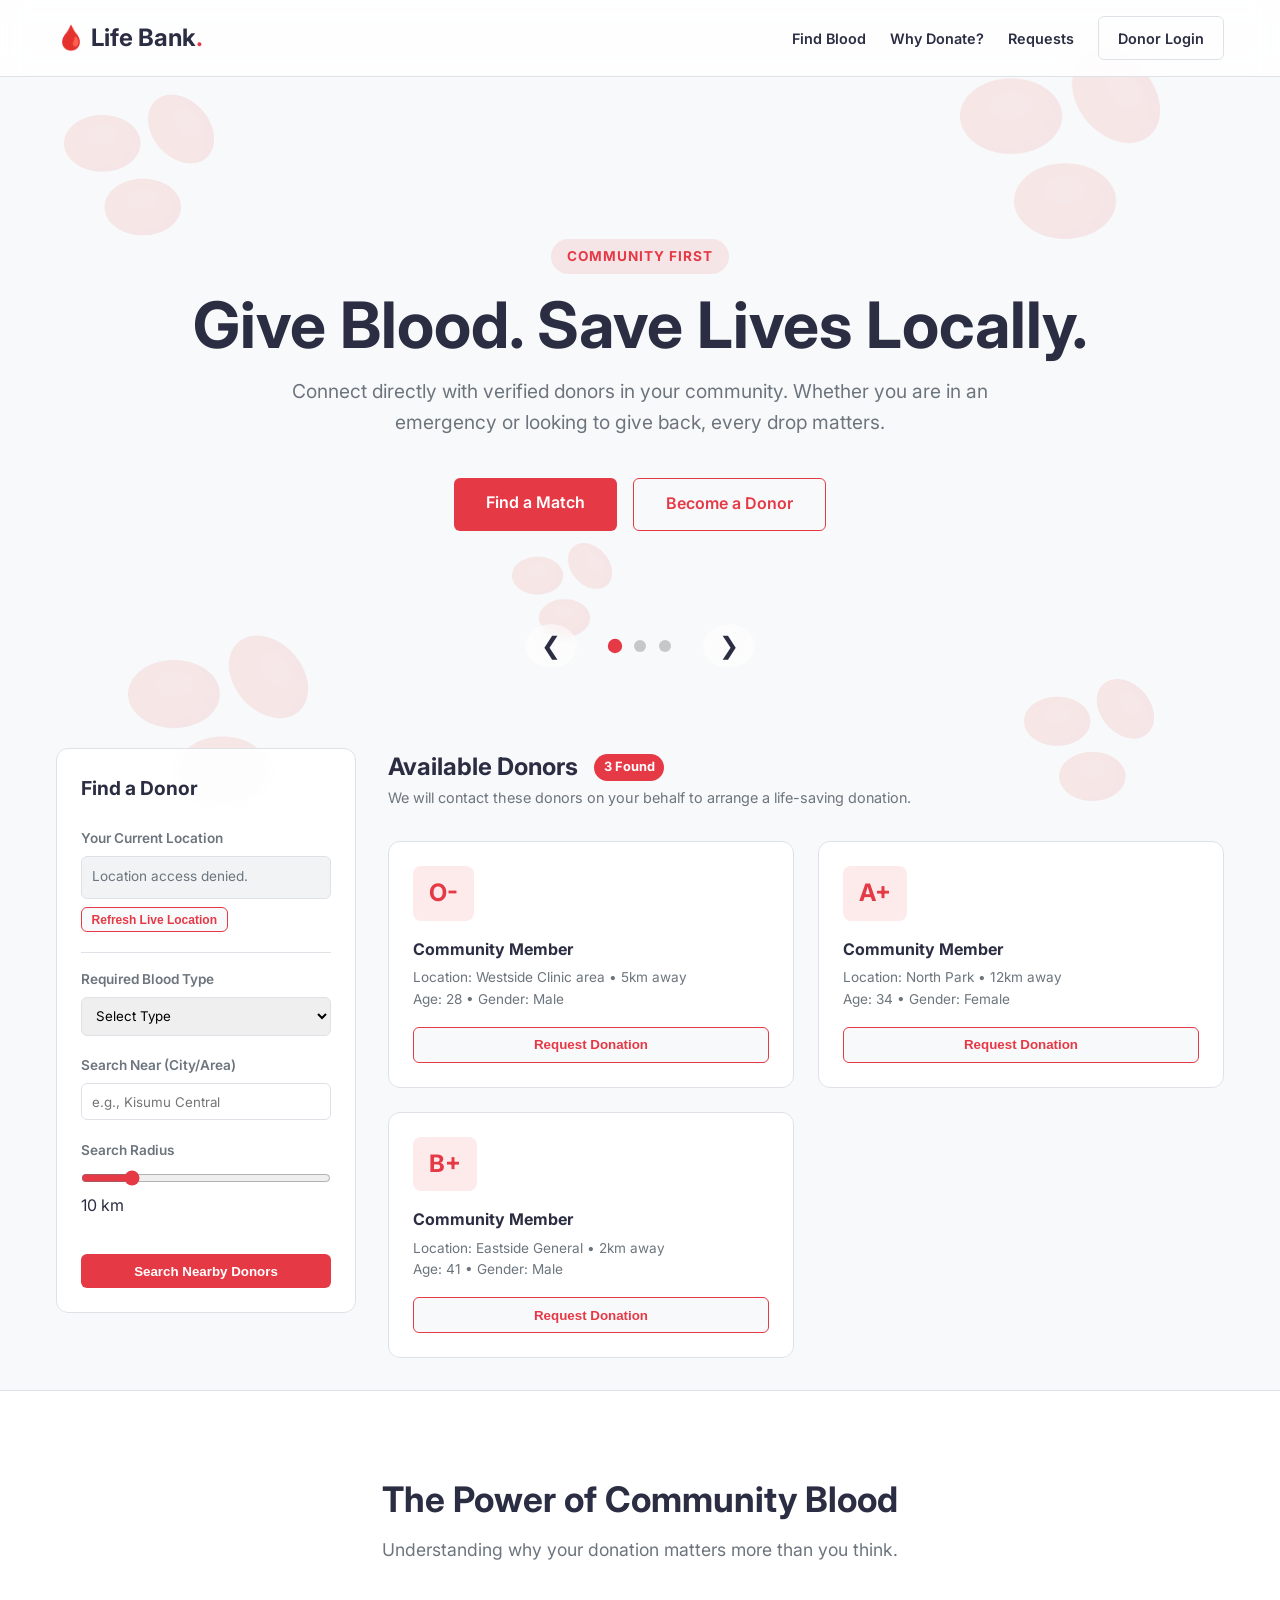
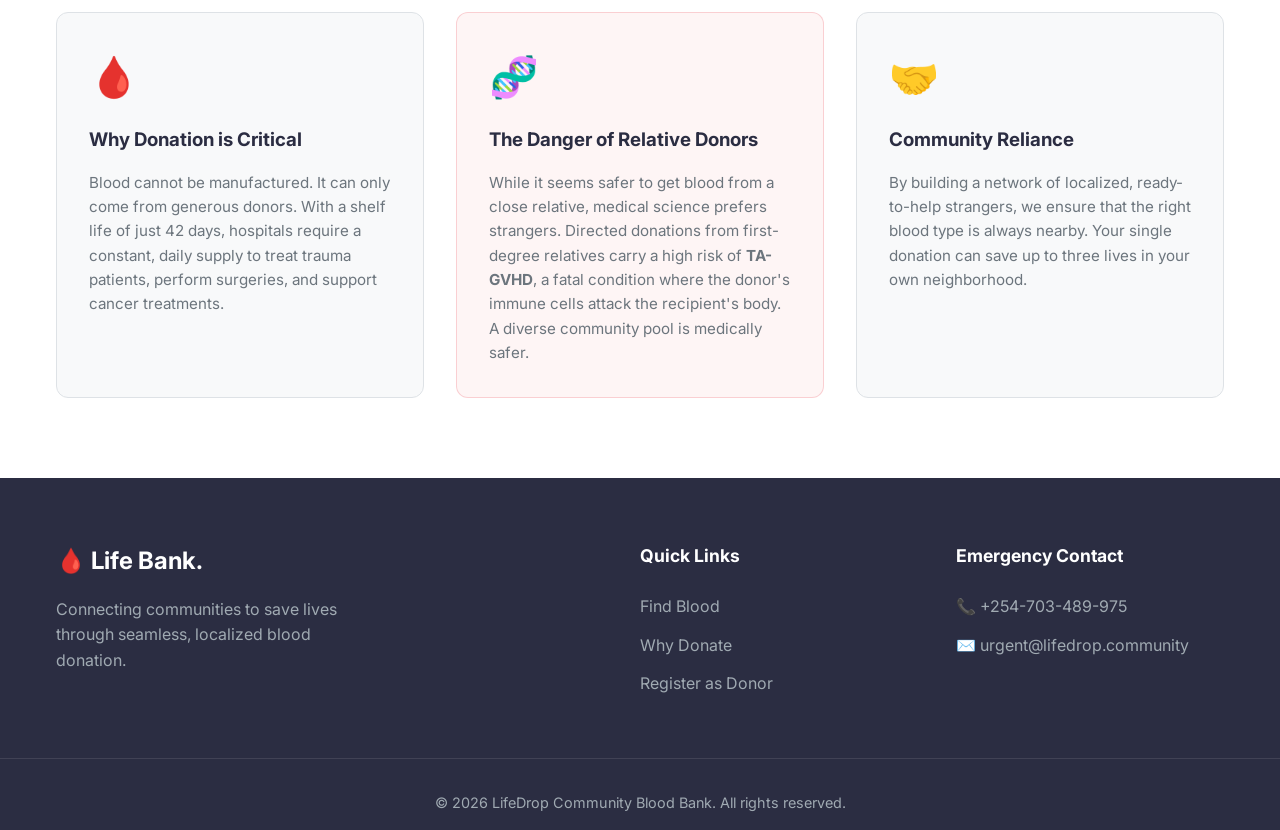
<file: index.html>
<!DOCTYPE html>
<html lang="en">
<head>
    <meta charset="UTF-8">
    <meta name="viewport" content="width=device-width, initial-scale=1.0">
    <title>Life Bank - Community Blood Bank</title>
    <link href="https://fonts.googleapis.com/css2?family=Inter:wght@300;400;600;700&display=swap" rel="stylesheet">
    <link rel="stylesheet" href="./style/style.css">
</head>
<body>

    <div class="bg-animation">
        <div class="bg-item item-1"></div>
        <div class="bg-item item-2"></div>
        <div class="bg-item item-3"></div>
        <div class="bg-item item-4"></div>
        <div class="bg-item item-5"></div>
    </div>

    <div id="login-modal" class="modal-overlay">
        <div class="modal-content">
            <h3>Login</h3>
            <form id="login-form">
                <label>Email</label>
                <input type="email" class="auth-input" required>
                <label>Password</label>
                <input type="password" class="auth-input" required>
                <div id="login-error" class="auth-error">Invalid credentials.</div>
                <button type="submit" class="btn-primary" style="width: 100%;">Login</button>
            </form>
            <p style="margin-top: 1rem; font-size: 0.9rem;">
                <a href="#" onclick="showModal('forgot-modal')">Forgot password?</a>
            </p>
        </div>
    </div>

    <nav class="navbar">
        <div class="nav-container">
            <div class="logo">🩸 Life Bank<span class="dot">.</span></div>
            
            <div class="hamburger" id="hamburger">
                <span class="bar"></span>
                <span class="bar"></span>
                <span class="bar"></span>
            </div>

            <div class="nav-links" id="nav-links">
                <a href="#dashboard">Find Blood</a>
                <a href="#learn">Why Donate?</a>
                <a href="#">Requests</a>
                <a href="auth.html" class="btn-outline">Donor Login</a>
            </div>
        </div>
    </nav>

    <header class="hero-slider">
        <div class="slide active">
            <div class="slide-content">
                <span class="slide-tag">Community First</span>
                <h1>Give Blood. Save Lives Locally.</h1>
                <p>Connect directly with verified donors in your community. Whether you are in an emergency or looking to give back, every drop matters.</p>
                <div class="hero-buttons">
                    <a href="#dashboard" class="btn-primary">Find a Match</a>
                    <a href="#" class="btn-secondary">Become a Donor</a>
                </div>
            </div>
        </div>

        <div class="slide">
            <div class="slide-content">
                <span class="slide-tag">Medical Fact</span>
                <h1>Community Blood is Safer.</h1>
                <p>Medical science prefers community donations. A diverse pool of local donors significantly reduces risks compared to relying on close relatives.</p>
                <div class="hero-buttons">
                    <a href="#learn" class="btn-outline">Understand Why</a>
                </div>
            </div>
        </div>

        <div class="slide">
            <div class="slide-content">
                <span class="slide-tag">Rapid Response</span>
                <h1>Emergency Matches in Minutes.</h1>
                <p>Time is critical. Filter donors by blood type, location, and distance to find life-saving matches near you instantly.</p>
                <div class="hero-buttons">
                    <a href="#dashboard" class="btn-primary">Search Donors Now</a>
                </div>
            </div>
        </div>

        <div class="slider-controls">
            <button class="slider-arrow prev" aria-label="Previous slide">&#10094;</button>
            <div class="slider-dots">
                <span class="dot active" onclick="currentSlide(0)"></span>
                <span class="dot" onclick="currentSlide(1)"></span>
                <span class="dot" onclick="currentSlide(2)"></span>
            </div>
            <button class="slider-arrow next" aria-label="Next slide">&#10095;</button>
        </div>
    </header>

    <main class="dashboard reveal" id="dashboard">
        <aside class="filters">
            <h3>Find a Donor</h3>
            
            <div class="filter-group">
                <label>Your Current Location</label>
                <div id="live-location" style="background: #f1f3f5; padding: 0.6rem; border-radius: 6px; font-size: 0.85rem; color: var(--text-muted); border: 1px solid var(--border);">
                    Detecting location...
                </div>
                <button type="button" class="btn-secondary" id="getLocationBtn" style="margin-top: 0.5rem; font-size: 0.75rem; padding: 0.3rem 0.6rem;">
                    Refresh Live Location
                </button>
            </div>

            <hr style="margin: 1rem 0; border: 0; border-top: 1px solid var(--border);">

            <div class="filter-group">
                <label for="blood-type">Required Blood Type</label>
                <select id="blood-type">
                    <option value="">Select Type</option>
                    <option value="A+">A+</option>
                    <option value="O-">O-</option>
                    <option value="B+">B+</option>
                    <option value="AB+">AB+</option>
                </select>
            </div>
            
            <div class="filter-group">
                <label for="donor-location">Search Near (City/Area)</label>
                <input type="text" id="donor-location" placeholder="e.g., Kisumu Central">
            </div>

            <div class="filter-group">
                <label for="distance">Search Radius</label>
                <input type="range" id="distance" min="1" max="50" value="10" oninput="distOutput.value = distance.value">
                <output id="distOutput">10</output> km
            </div>

            <button class="btn-primary" id="searchBtn">Search Nearby Donors</button>
        </aside>

        <section class="results">
            <header class="results-header">
                <h2>Available Donors <span class="badge" id="result-count">3 Found</span></h2>
                <p>We will contact these donors on your behalf to arrange a life-saving donation.</p>
            </header>
            <div class="donor-grid" id="donor-grid">
                <div class="donor-card">
                    <div class="blood-badge">O-</div>
                    <div class="donor-info">
                        <h4>Community Member</h4>
                        <p class="meta">Location: Westside Clinic area • 5km away</p>
                        <p class="meta">Age: 28 • Gender: Male</p>
                    </div>
                    <button class="btn-secondary" onclick="requestDonation('Community Member', this)">Request Donation </button>
                </div>
                <div class="donor-card">
                    <div class="blood-badge">A+</div>
                    <div class="donor-info">
                        <h4>Community Member</h4>
                        <p class="meta">Location: North Park • 12km away</p>
                        <p class="meta">Age: 34 • Gender: Female</p>
                    </div>
                    <button class="btn-secondary" onclick="requestDonation('Community Member', this)">Request Donation </button>
                </div>
                 <div class="donor-card">
                    <div class="blood-badge">B+</div>
                    <div class="donor-info">
                        <h4>Community Member</h4>
                        <p class="meta">Location: Eastside General • 2km away</p>
                        <p class="meta">Age: 41 • Gender: Male</p>
                    </div>
                    <button class="btn-secondary" onclick="requestDonation('Community Member', this)">Request Donation </button>
                </div>
            </div>
        </section>
    </main>

    <section class="education-section reveal" id="learn">
        <div class="container">
            <div class="section-header">
                <h2>The Power of Community Blood</h2>
                <p>Understanding why your donation matters more than you think.</p>
            </div>
            
            <div class="info-grid">
                <div class="info-card reveal" style="transition-delay: 0.1s;">
                    <div class="icon">🩸</div>
                    <h3>Why Donation is Critical</h3>
                    <p>Blood cannot be manufactured. It can only come from generous donors. With a shelf life of just 42 days, hospitals require a constant, daily supply to treat trauma patients, perform surgeries, and support cancer treatments.</p>
                </div>
                
                <div class="info-card highlight-card reveal" style="transition-delay: 0.2s;">
                    <div class="icon">🧬</div>
                    <h3>The Danger of Relative Donors</h3>
                    <p>While it seems safer to get blood from a close relative, medical science prefers strangers. Directed donations from first-degree relatives carry a high risk of <strong>TA-GVHD</strong>, a fatal condition where the donor's immune cells attack the recipient's body. A diverse community pool is medically safer.</p>
                </div>

                <div class="info-card reveal" style="transition-delay: 0.3s;">
                    <div class="icon">🤝</div>
                    <h3>Community Reliance</h3>
                    <p>By building a network of localized, ready-to-help strangers, we ensure that the right blood type is always nearby. Your single donation can save up to three lives in your own neighborhood.</p>
                </div>
            </div>
        </div>
    </section>

    <footer class="footer reveal">
        <div class="container footer-content">
            <div class="footer-brand">
                <h2>🩸 Life Bank<span class="dot">.</span></h2>
                <p>Connecting communities to save lives through seamless, localized blood donation.</p>
            </div>
            <div class="footer-links">
                <h4>Quick Links</h4>
                <a href="#dashboard">Find Blood</a>
                <a href="#learn">Why Donate</a>
                <a href="#">Register as Donor</a>
            </div>
            <div class="footer-contact">
                <h4>Emergency Contact</h4>
                <p>📞 +254-703-489-975</p>
                <p>✉️ urgent@lifedrop.community</p>
            </div>
        </div>
        <div class="footer-bottom">
            <p>&copy; 2026 LifeDrop Community Blood Bank. All rights reserved.</p>
        </div>
    </footer>

    <div id="toast-container"></div>
    <script src="./style/app.js"></script>
</body>
</html>
</file>
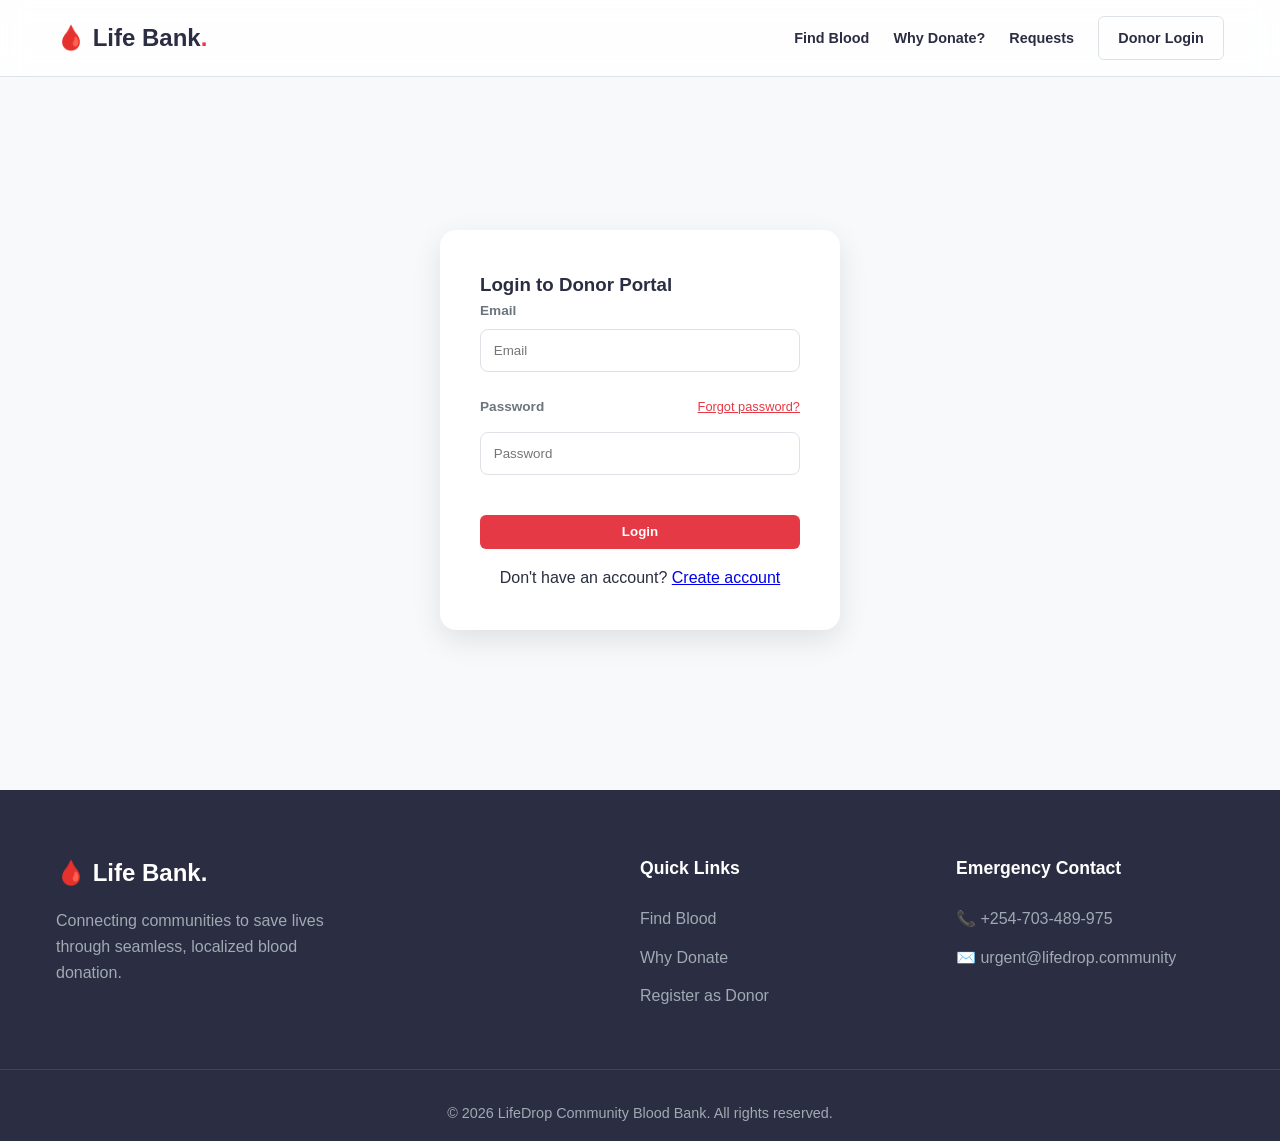
<file: auth.html>
<!DOCTYPE html>
<html lang="en">
<head>
    <meta charset="UTF-8">
    <title>Account | Life Bank</title>
    <link rel="stylesheet" href="./style/style.css">
</head>
<body>
    
    <nav class="navbar">
        <div class="nav-container">
            <div class="logo">🩸 Life Bank<span class="dot">.</span></div>
            
            <div class="hamburger" id="hamburger">
                <span class="bar"></span>
                <span class="bar"></span>
                <span class="bar"></span>
            </div>

            <div class="nav-links" id="nav-links">
                <a href="#dashboard">Find Blood</a>
                <a href="#learn">Why Donate?</a>
                <a href="#">Requests</a>
                <a href="auth.html" class="btn-outline">Donor Login</a>
            </div>
        </div>
    </nav>

    <div class="auth-wrapper">
        <div class="modal-content">
            <div id="login-view">
                <h3>Login to Donor Portal</h3>
                <form>
                    <label>Email</label>
                    <input type="email" class="auth-input" placeholder="Email" required>
                    
                    <div style="display: flex; justify-content: space-between; align-items: baseline;">
                        <label>Password</label>
                        <a href="#" onclick="showView('forgot-view')" style="font-size: 0.8rem; color: var(--primary);">Forgot password?</a>
                    </div>
                    <input type="password" class="auth-input" placeholder="Password" required>
                    
                    <div id="login-error" class="auth-error">Invalid credentials.</div>
                    <button type="submit" class="btn-primary" style="width: 100%;">Login</button>
                </form>
                <p style="text-align: center; margin-top: 1rem;">Don't have an account? <a href="#" onclick="showView('signup-view')">Create account</a></p>
            </div>

            <div id="signup-view" style="display:none;">
                <h3>Join as a Donor</h3>
                <form>
                    <input type="text" class="auth-input" placeholder="Full Name" required>
                    <input type="email" class="auth-input" placeholder="Email" required>
                    <input type="tel" class="auth-input" placeholder="Phone Number" required>
                    <input type="password" class="auth-input" placeholder="Password" required>
                    
                    <div style="margin-bottom: 1.5rem; font-size: 0.85rem;">
                        <input type="checkbox" id="terms" for="terms" required> I accept the <a href="#">Terms and Conditions </a>
                    </div>
                    
                    <button type="submit" class="btn-primary" style="width: 100%;">Register</button>
                </form>
                <p style="text-align: center; margin-top: 1rem;"><a href="#" onclick="showView('login-view')">Back to Login</a></p>
            </div>

            <div id="forgot-view" style="display:none;">
                <h3>Reset Password</h3>
                <p style="font-size: 0.85rem; color: var(--text-muted);">Enter your email to receive a reset link.</p>
                <input type="email" class="auth-input" placeholder="Email">
                <button class="btn-primary" style="width: 100%;">Send Reset Link</button>
                <p><a href="#" onclick="showView('login-view')">Back to Login</a></p>
            </div>
        </div>
    </div>

    <footer class="footer reveal">
        <div class="container footer-content">
            <div class="footer-brand">
                <h2>🩸 Life Bank<span class="dot">.</span></h2>
                <p>Connecting communities to save lives through seamless, localized blood donation.</p>
            </div>
            <div class="footer-links">
                <h4>Quick Links</h4>
                <a href="#dashboard">Find Blood</a>
                <a href="#learn">Why Donate</a>
                <a href="#">Register as Donor</a>
            </div>
            <div class="footer-contact">
                <h4>Emergency Contact</h4>
                <p>📞 +254-703-489-975</p>
                <p>✉️ urgent@lifedrop.community</p>
            </div>
        </div>
        <div class="footer-bottom">
            <p>&copy; 2026 LifeDrop Community Blood Bank. All rights reserved.</p>
        </div>
    </footer>

    <script src="./style/app.js"> </script>
</body>
</html>
</file>
<file: style/style.css>
/* --- Base Variables & Setup --- */
        :root {
            --primary: #e63946; 
            --primary-hover: #d62828;
            --bg-light: #f8f9fa;
            --text-main: #2b2d42;
            --text-muted: #6c757d;
            --border: #dee2e6;
            --card-bg: #ffffff;
        }

        * {
            box-sizing: border-box;
            margin: 0;
            padding: 0;
        }

        html {
            scroll-behavior: smooth;
            scroll-padding-top: 80px; 
        }

        body {
            font-family: 'Inter', sans-serif;
            background-color: var(--bg-light);
            color: var(--text-main);
            line-height: 1.6;
            padding-top: 70px; 
            position: relative;
            overflow-x: hidden;
        }

        /* --- Animated Background --- */
        /* --- Background Animation using your Image --- */
        .bg-animation {
            position: fixed;
            top: 0;
            left: 0;
            width: 100vw;
            height: 100vh;
            z-index: -1; 
            overflow: hidden;
            pointer-events: none; 
            background-color: var(--bg-light);
        }

        .bg-item {
            position: absolute;
            width: 120px; /* Adjust size as needed */
            height: 120px;
            background-image: url('../img/blood_2309152.png');
            background-size: contain;
            z-index: 0;
            background-repeat: no-repeat;
            opacity: 0.1; /* Keeps it subtle */
            animation: float linear infinite;
        }

        /* Positioning the instances */
        .item-1 { width: 150px; height: 150px; left: 5%; top: 10%; animation-duration: 30s; }
        .item-2 { width: 200px; height: 200px; left: 75%; top: 5%; animation-duration: 40s; animation-direction: reverse; }
        .item-3 { width: 100px; height: 100px; left: 40%; top: 60%; animation-duration: 25s; }
        .item-4 { width: 180px; height: 180px; left: 10%; top: 70%; animation-duration: 35s; }
        .item-5 { width: 130px; height: 130px; left: 80%; top: 75%; animation-duration: 28s; }

        @keyframes float {
            0% { transform: translateY(0) rotate(0deg); }
            50% { transform: translateY(-50px) rotate(180deg); }
            100% { transform: translateY(0) rotate(360deg); }
        }

        .c1 { width: 120px; height: 120px; left: 10%; top: 20%; animation-duration: 25s; }
        .c2 { width: 180px; height: 160px; left: 80%; top: 15%; animation-duration: 35s; animation-direction: reverse; }
        .c3 { width: 90px; height: 90px; left: 50%; top: 70%; animation-duration: 28s; }
        .p1 { width: 200px; height: 180px; left: -5%; top: 60%; animation-duration: 40s; }
        .p2 { width: 150px; height: 160px; left: 85%; top: 80%; animation-duration: 32s; }

        @keyframes float {
            0% { transform: translateY(0) rotate(0deg) scale(1); }
            33% { transform: translateY(-30px) rotate(120deg) scale(1.05); }
            66% { transform: translateY(20px) rotate(240deg) scale(0.95); }
            100% { transform: translateY(0) rotate(360deg) scale(1); }
        }

        /* --- Global Alignment Container --- */
        .container { 
            max-width: 1200px; 
            margin: 0 auto; 
            padding: 0 1rem; 
        }

        /* --- Fixed Glassmorphism Navbar --- */
        .navbar {
            position: fixed;
            top: 0;
            left: 0;
            width: 100%;
            z-index: 1000;
            background-color: rgba(255, 255, 255, 0.85); 
            backdrop-filter: blur(12px); 
            -webkit-backdrop-filter: blur(12px);
            transition: box-shadow 0.3s ease;
            padding: 1rem 0;
            border-bottom: 1px solid var(--border);
        }

        .nav-container {
            max-width: 1200px;
            width: 100%;
            margin: 0 auto;
            display: flex;
            justify-content: space-between;
            align-items: center;
            padding: 0 1rem;
        }

        .logo {
            font-size: 1.5rem;
            font-weight: 700;
            color: var(--text-main);
        }
        .logo .dot { color: var(--primary); }

        .nav-links {
            display: flex;
            align-items: center;
        }

        .nav-links a {
            text-decoration: none;
            color: var(--text-main);
            margin-left: 1.5rem;
            font-weight: 600;
            font-size: 0.9rem;
        }

        .hamburger {
            display: none;
            cursor: pointer;
            flex-direction: column;
            gap: 6px;
            z-index: 101;
        }

        .hamburger .bar {
            width: 28px;
            height: 3px;
            background-color: var(--text-main);
            border-radius: 4px;
            transition: all 0.3s ease-in-out;
        }

        /* --- Buttons --- */
        .btn-primary, .btn-secondary, .btn-outline {
            padding: 0.6rem 1.2rem;
            border-radius: 6px;
            font-weight: 600;
            cursor: pointer;
            transition: all 0.2s ease;
            border: none;
        }

        .btn-primary { background-color: var(--primary); color: white; margin-top: 1rem; }
        .btn-primary:hover { background-color: var(--primary-hover); }

        .btn-secondary { background-color: var(--bg-light); color: var(--primary); border: 1px solid var(--primary); margin-top: 1rem; }
        .btn-secondary:hover { background-color: var(--primary); color: white; }

        .btn-outline { border: 1px solid var(--border); background: transparent; }

        /* --- Scroll Reveal Transitions --- */
        .reveal {
            opacity: 0;
            transform: translateY(40px); 
            transition: all 0.8s cubic-bezier(0.5, 0, 0, 1); 
        }
        .reveal.active {
            opacity: 1;
            transform: translateY(0); 
        }

        /* --- Hero Slider --- */
        .hero-slider {
            position: relative;
            height: 70vh;
            min-height: 500px;
            width: 100vw;
            margin-left: calc(-50vw + 50%);
            overflow: hidden;
            display: flex;
            align-items: center;
            justify-content: center;
            margin-bottom: 3rem;
        }

        .slide {
            position: absolute;
            top: 0;
            left: 0;
            width: 100%;
            height: 100%;
            opacity: 0;
            transition: opacity 0.8s ease-in-out;
            display: flex;
            align-items: center;
            justify-content: center;
            padding: 0 1rem;
            z-index: 1;
        }

        .slide.active { opacity: 1; z-index: 2; }

        .slide-content {
            width: 100%;
            max-width: 1200px;
            text-align: center;
            padding: 4rem 1rem;
            transform: translateY(20px);
            transition: transform 0.8s ease-out;
            /* Removed white background and glass effect */
            background: transparent;
            border: none;
            box-shadow: none;
            backdrop-filter: none;
        }

        .slide.active .slide-content { transform: translateY(0); }

        .slide-tag {
            display: inline-block;
            background: rgba(230, 57, 70, 0.1);
            color: var(--primary);
            padding: 0.4rem 1rem;
            border-radius: 30px;
            font-size: 0.85rem;
            font-weight: 700;
            text-transform: uppercase;
            letter-spacing: 1px;
            margin-bottom: 1rem;
        }

        .slide-content h1 {
            font-size: 4rem;
            color: var(--text-main);
            margin-bottom: 1rem;
            line-height: 1.1;
        }

        .slide-content p {
            font-size: 1.2rem;
            color: var(--text-muted);
            margin-bottom: 2.5rem;
            max-width: 700px;
            margin-left: auto;
            margin-right: auto;
        }

        .hero-buttons { display: flex; gap: 1rem; justify-content: center; }
        .hero-buttons a { text-decoration: none; width: auto; padding: 0.8rem 2rem; margin: 0; }

        .slider-controls {
            position: absolute;
            bottom: 2rem;
            width: 100%;
            display: flex;
            justify-content: center;
            align-items: center;
            gap: 2rem;
            z-index: 10;
        }

        .slider-arrow {
            background: rgba(255, 255, 255, 0.5);
            border: none;
            color: var(--text-main);
            font-size: 1.5rem;
            cursor: pointer;
            padding: 0.5rem 1rem;
            border-radius: 50%;
            transition: all 0.3s ease;
            backdrop-filter: blur(5px);
        }
        .slider-arrow:hover { background: var(--primary); color: white; }

        .slider-dots { display: flex; gap: 0.8rem; }
        .slider-dots .dot { width: 12px; height: 12px; background: rgba(0, 0, 0, 0.2); border-radius: 50%; cursor: pointer; transition: background 0.3s ease; }
        .slider-dots .dot.active { background: var(--primary); transform: scale(1.2); }

        /* --- Dashboard Layout --- */
        .dashboard {
            display: grid;
            grid-template-columns: 300px 1fr;
            gap: 2rem;
            max-width: 1200px;
            margin: 2rem auto;
            padding: 0 1rem;
        }

        /* Filters Sidebar */
        .filters {
            background: rgba(255, 255, 255, 0.9);
            padding: 1.5rem;
            border-radius: 12px;
            border: 1px solid var(--border);
            height: fit-content;
            backdrop-filter: blur(5px);
        }

        .filters h3 { margin-bottom: 1.5rem; font-size: 1.2rem; }
        .filter-group { margin-bottom: 1.2rem; }
        .filter-row { display: flex; gap: 1rem; }
        label { display: block; font-size: 0.85rem; font-weight: 600; margin-bottom: 0.4rem; color: var(--text-muted); }
        input[type="text"], input[type="number"], select { width: 100%; padding: 0.6rem; border: 1px solid var(--border); border-radius: 6px; font-family: inherit; }
        input[type="range"] { width: 100%; accent-color: var(--primary); }
        .filters .btn-primary { width: 100%; }

        /* Results Area */
        .results-header h2 { display: flex; align-items: center; gap: 1rem; }
        .badge { background: var(--primary); color: white; font-size: 0.8rem; padding: 0.2rem 0.6rem; border-radius: 20px; }
        .results-header p { color: var(--text-muted); font-size: 0.9rem; margin-bottom: 2rem; }

        .donor-grid { display: grid; grid-template-columns: repeat(auto-fill, minmax(300px, 1fr)); gap: 1.5rem; }

        .donor-card {
            background: rgba(255, 255, 255, 0.9);
            border: 1px solid var(--border);
            border-radius: 12px;
            padding: 1.5rem;
            display: flex;
            flex-direction: column;
            align-items: flex-start;
            transition: transform 0.2s ease;
            backdrop-filter: blur(5px);
        }

        .donor-card:hover { transform: translateY(-3px); box-shadow: 0 10px 20px rgba(0,0,0,0.05); }
        .blood-badge { background: rgba(230, 57, 70, 0.1); color: var(--primary); font-size: 1.5rem; font-weight: 700; padding: 0.5rem 1rem; border-radius: 8px; margin-bottom: 1rem; }
        .donor-info h4 { margin-bottom: 0.3rem; }
        .meta { font-size: 0.85rem; color: var(--text-muted); }
        .donor-card .btn-secondary { width: 100%; }

        /* --- Educational Section --- */
        .education-section {
            background-color: rgba(255, 255, 255, 0.95);
            padding: 5rem 0;
            border-top: 1px solid var(--border);
            position: relative;
        }

        .section-header { text-align: center; margin-bottom: 3rem; }
        .section-header h2 { font-size: 2.2rem; color: var(--text-main); margin-bottom: 0.5rem; }
        .section-header p { color: var(--text-muted); font-size: 1.1rem; }

        .info-grid { display: grid; grid-template-columns: repeat(auto-fit, minmax(300px, 1fr)); gap: 2rem; }
        .info-card { background: var(--bg-light); padding: 2rem; border-radius: 12px; border: 1px solid var(--border); }
        .highlight-card { background: rgba(230, 57, 70, 0.05); border-color: rgba(230, 57, 70, 0.2); }
        .info-card .icon { font-size: 2.5rem; margin-bottom: 1rem; }
        .info-card h3 { margin-bottom: 1rem; color: var(--text-main); }
        .info-card p { color: var(--text-muted); font-size: 0.95rem; }

        /* --- Footer --- */
        .footer { background-color: var(--text-main); color: white; padding: 4rem 0 1rem 0; position: relative; }
        .footer-content { display: grid; grid-template-columns: 2fr 1fr 1fr; gap: 3rem; margin-bottom: 3rem; }
        .footer-brand p { color: #a0aab2; margin-top: 1rem; max-width: 300px; }
        .footer h4 { margin-bottom: 1.5rem; font-size: 1.1rem; }
        .footer-links a, .footer-contact p { display: block; color: #a0aab2; text-decoration: none; margin-bottom: 0.8rem; transition: color 0.2s ease; }
        .footer-links a:hover { color: white; }
        .footer-bottom { text-align: center; padding-top: 2rem; border-top: 1px solid rgba(255,255,255,0.1); color: #a0aab2; font-size: 0.9rem; }

        /* --- Mobile Responsiveness --- */
        @media (max-width: 768px) {
            .hamburger { display: flex; }
            .nav-links {
                position: absolute;
                top: 100%;
                left: -100%; 
                width: 100%;
                background-color: rgba(255, 255, 255, 0.98);
                backdrop-filter: blur(12px);
                flex-direction: column;
                padding: 2rem;
                box-shadow: 0 10px 15px rgba(0,0,0,0.05);
                transition: left 0.3s ease-in-out;
                border-bottom: 1px solid var(--border);
            }
            .nav-links.active { left: 0; }
            .nav-links a { margin: 1rem 0; text-align: center; display: block; }
            .hamburger.active .bar:nth-child(1) { transform: translateY(9px) rotate(45deg); }
            .hamburger.active .bar:nth-child(2) { opacity: 0; }
            .hamburger.active .bar:nth-child(3) { transform: translateY(-9px) rotate(-45deg); }
            
            .hero-slider { height: 80vh; }
            .slide-content h1 { font-size: 2.2rem; }
            .slide-content p { font-size: 1rem; }
            .hero-buttons { flex-direction: column; }
            .hero-buttons a { width: 100%; }

            .dashboard { grid-template-columns: 1fr; margin-top: 1rem; }
            .footer-content { grid-template-columns: 1fr; gap: 2rem; text-align: center; }
            .footer-brand p { margin: 1rem auto; }
        }


/* Modal Backdrop & Container */
.modal-overlay {
    position: fixed; top: 0; left: 0; width: 100%; height: 100%;
    background: rgba(0, 0, 0, 0.6); backdrop-filter: blur(5px);
    display: none; justify-content: center; align-items: center; z-index: 2000;
}
.modal-content {
    background: white; padding: 2.5rem; border-radius: 16px;
    width: 100%; max-width: 400px; box-shadow: 0 20px 40px rgba(0,0,0,0.2);
    position: relative; animation: slideIn 0.3s ease-out;
}
@keyframes slideIn { from { transform: translateY(20px); opacity: 0; } to { transform: translateY(0); opacity: 1; } }

/* Form Elements */
.auth-input { width: 100%; padding: 0.8rem; margin: 0.5rem 0 1.5rem; border: 1px solid var(--border); border-radius: 8px; }
.auth-error { color: var(--primary); font-size: 0.8rem; margin-top: -1rem; margin-bottom: 1rem; display: none; }

/* Toast Notification Container */
#toast-container {
    position: fixed;
    bottom: 20px;
    right: 20px;
    z-index: 9999;
}

.toast {
    background: white;
    color: var(--text-main);
    padding: 1rem 1.5rem;
    border-radius: 8px;
    box-shadow: 0 10px 25px rgba(0,0,0,0.15);
    border-left: 5px solid var(--primary);
    display: flex;
    align-items: center;
    gap: 10px;
    margin-bottom: 10px;
    animation: slideInRight 0.3s ease-out;
}

@keyframes slideInRight {
    from { transform: translateX(100%); opacity: 0; }
    to { transform: translateX(0); opacity: 1; }
}

/* Layout Wrapper */
.auth-wrapper {
    min-height: 80vh;
    display: flex;
    justify-content: center;
    align-items: center;
    padding: 2rem;
}

/* Reusing your Modal content style for consistency */
.modal-content {
    background: white;
    padding: 2.5rem;
    border-radius: 16px;
    width: 100%;
    max-width: 400px;
    box-shadow: 0 10px 30px rgba(0,0,0,0.1);
}

.auth-input {
    width: 100%;
    padding: 0.8rem;
    margin: 0.5rem 0 1.5rem;
    border: 1px solid var(--border);
    border-radius: 8px;
    display: block;
}

.auth-error {
    color: var(--primary);
    font-size: 0.8rem;
    margin-top: -1rem;
    margin-bottom: 1rem;
    display: none;
}
</file>
